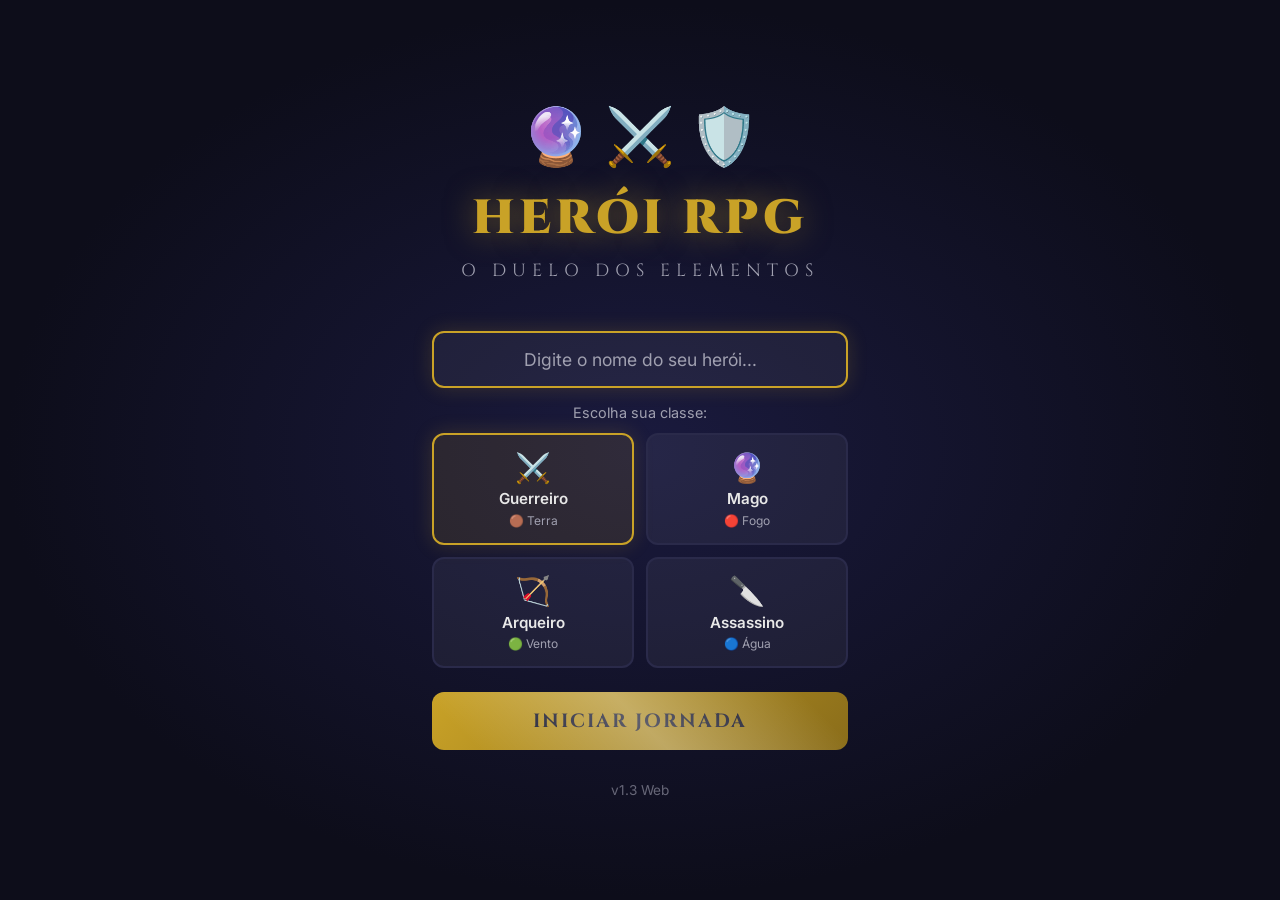
<file: index.html>
<!DOCTYPE html>
<html lang="pt-BR">
<head>
  <meta charset="UTF-8">
  <meta name="viewport" content="width=device-width, initial-scale=1.0, maximum-scale=1.0, user-scalable=no">
  <title>Herói RPG — O Duelo dos Elementos</title>
  <link rel="stylesheet" href="css/main.css">
  <link rel="stylesheet" href="css/animacoes.css">
  <link rel="stylesheet" href="css/painel.css">
  <link href="https://fonts.googleapis.com/css2?family=Cinzel:wght@400;700;900&family=Inter:wght@300;400;600&display=swap" rel="stylesheet">
</head>
<body>
  <div class="bg-particles" id="particles"></div>

  <!-- TELA DE LOGIN -->
  <section class="tela tela-login ativa" id="tela-login">
    <div class="login-container">
      <div class="emblema">🔮 ⚔️ 🛡️</div>
      <h1 class="titulo-principal">HERÓI RPG</h1>
      <p class="subtitulo">O Duelo dos Elementos</p>
      <div class="login-form">
        <input type="text" id="input-nome" placeholder="Digite o nome do seu herói..." maxlength="20">

        <p class="label-classe">Escolha sua classe:</p>
        <div class="grade-classes" id="grade-classes">
          <button class="card-classe selecionada" data-classe="guerreiro">
            <span class="card-classe-icone">⚔️</span>
            <span class="card-classe-nome">Guerreiro</span>
            <span class="card-classe-elemento">🟤 Terra</span>
          </button>
          <button class="card-classe" data-classe="mago">
            <span class="card-classe-icone">🔮</span>
            <span class="card-classe-nome">Mago</span>
            <span class="card-classe-elemento">🔴 Fogo</span>
          </button>
          <button class="card-classe" data-classe="arqueiro">
            <span class="card-classe-icone">🏹</span>
            <span class="card-classe-nome">Arqueiro</span>
            <span class="card-classe-elemento">🟢 Vento</span>
          </button>
          <button class="card-classe" data-classe="assassino">
            <span class="card-classe-icone">🔪</span>
            <span class="card-classe-nome">Assassino</span>
            <span class="card-classe-elemento">🔵 Água</span>
          </button>
        </div>

        <button class="btn-epico" id="btn-iniciar">
          <span class="btn-texto">Iniciar Jornada</span>
          <span class="btn-brilho"></span>
        </button>
      </div>
      <p class="versao">v1.3 Web</p>
    </div>
  </section>

  <!-- TELA PRINCIPAL DO JOGO -->
  <section class="tela tela-jogo" id="tela-jogo">
    <!-- Painel Superior: Status do Herói -->
    <header class="painel-status">
      <div class="status-esquerda">
        <div class="avatar-heroi" id="avatar-heroi">🧙‍♂️</div>
        <div class="info-heroi">
          <h2 class="nome-heroi" id="nome-heroi">Herói</h2>
          <div class="nivel-badge" id="nivel-badge">🟤 Ferro</div>
        </div>
      </div>
      <div class="status-centro">
        <div class="barra-xp-container">
          <div class="barra-xp-label">
            <span>XP</span>
            <span id="xp-texto">0 / 1000</span>
          </div>
          <div class="barra-xp-fundo">
            <div class="barra-xp-preenchimento" id="barra-xp" style="width: 0%"></div>
          </div>
        </div>
      </div>
      <div class="status-direita">
        <div class="stat-item">
          <span class="stat-icone">🏆</span>
          <span class="stat-valor" id="stat-vitorias">0</span>
        </div>
        <div class="stat-item">
          <span class="stat-icone">💀</span>
          <span class="stat-valor" id="stat-derrotas">0</span>
        </div>
        <div class="stat-item">
          <span class="stat-icone">🤝</span>
          <span class="stat-valor" id="stat-empates">0</span>
        </div>
      </div>
    </header>

    <!-- Barra de Chefão -->
    <div class="barra-chefao-container" id="barra-chefao-container">
      <div class="barra-chefao-label">
        <span>🐉 Próximo Chefão</span>
        <span id="chefao-contador">0 / 5 vitórias</span>
      </div>
      <div class="barra-chefao-fundo">
        <div class="barra-chefao-preenchimento" id="barra-chefao" style="width: 0%"></div>
      </div>
    </div>

    <!-- Área de Combate -->
    <main class="arena-combate">
      <!-- Lado do Herói -->
      <div class="lado-combate lado-heroi">
        <div class="cartao-combatente" id="cartao-heroi">
          <div class="combatente-nome" id="combatente-nome-heroi">Seu Herói</div>
          <div class="combatente-icone" id="icone-heroi">🧙‍♂️</div>
          <div class="combatente-item" id="item-heroi">?</div>
          <div class="barra-hp-container">
            <div class="barra-hp-label"><span>HP</span><span id="hp-texto-heroi">0/0</span></div>
            <div class="barra-hp-fundo"><div class="barra-hp-preenchimento" id="barra-hp-heroi" style="width:100%"></div></div>
          </div>
          <div class="barra-stamina-fundo"><div class="barra-stamina-preenchimento" id="barra-stamina-heroi" style="width:100%"></div></div>
        </div>
      </div>

      <!-- VS -->
      <div class="vs-divisor">
        <span class="vs-texto" id="vs-texto">VS</span>
        <div class="vs-raio"></div>
      </div>

      <!-- Lado do Inimigo -->
      <div class="lado-combate lado-inimigo">
        <div class="cartao-combatente" id="cartao-inimigo">
          <div class="combatente-nome" id="combatente-nome-inimigo">Computador</div>
          <div class="combatente-icone" id="icone-inimigo">👹</div>
          <span class="elemento-badge" id="elemento-badge-inimigo"></span>
          <div class="combatente-item" id="item-inimigo">?</div>
          <div class="barra-hp-container">
            <div class="barra-hp-label"><span>HP</span><span id="hp-texto-inimigo">0/0</span></div>
            <div class="barra-hp-fundo"><div class="barra-hp-preenchimento" id="barra-hp-inimigo" style="width:100%"></div></div>
          </div>
          <div class="barra-stamina-fundo"><div class="barra-stamina-preenchimento" id="barra-stamina-inimigo" style="width:100%"></div></div>
        </div>
      </div>
    </main>

    <!-- Resultado do Combate -->
    <div class="area-resultado" id="area-resultado">
      <div class="resultado-texto" id="resultado-texto">Escolha seu item para duelar!</div>
      <div class="resultado-xp" id="resultado-xp"></div>
    </div>

    <!-- Botões de Ação -->
    <nav class="botoes-acao">
      <button class="btn-item" data-item="1" id="btn-orbe">
        <span class="item-emoji">🔮</span>
        <span class="item-nome">Orbe Místico</span>
        <span class="item-dica">Vence Escudo</span>
      </button>
      <button class="btn-item" data-item="2" id="btn-espada">
        <span class="item-emoji">⚔️</span>
        <span class="item-nome">Espada</span>
        <span class="item-dica">Vence Orbe</span>
      </button>
      <button class="btn-item" data-item="3" id="btn-escudo">
        <span class="item-emoji">🛡️</span>
        <span class="item-nome">Escudo</span>
        <span class="item-dica">Vence Espada</span>
      </button>
    </nav>

    <!-- Rodapé -->
    <footer class="rodape-jogo">
      <button class="btn-secundario" id="btn-status">📊 Ver Status Completo</button>
      <button class="btn-secundario" id="btn-sair">🚪 Sair</button>
    </footer>
  </section>

  <!-- MODAL DE STATUS -->
  <div class="modal-overlay" id="modal-status">
    <div class="modal-conteudo">
      <button class="modal-fechar" id="modal-fechar">✕</button>
      <h2 class="modal-titulo">📊 Status do Herói</h2>
      <div class="modal-corpo" id="modal-corpo"></div>
      <div class="modal-acoes">
        <button class="btn-perigo" id="btn-reiniciar">🔄 Reiniciar Progresso</button>
      </div>
    </div>
  </div>

  <!-- NOTIFICAÇÃO LEVEL UP / CONQUISTA / CHEFÃO -->
  <div class="notificacao-levelup" id="notificacao-levelup">
    <div class="levelup-brilho" id="notif-icone">⭐</div>
    <div class="levelup-texto">
      <div class="levelup-titulo" id="notif-titulo">LEVEL UP!</div>
      <div class="levelup-nivel" id="notif-mensagem">Você alcançou o nível Ferro!</div>
    </div>
  </div>

  <script src="js/sound.js"></script>
  <script src="js/heroi.js"></script>
  <script src="js/jogo.js"></script>
  <script src="js/combate.js"></script>
  <script src="js/ui.js"></script>
  <script src="js/app.js"></script>
</body>
</html>
</file>
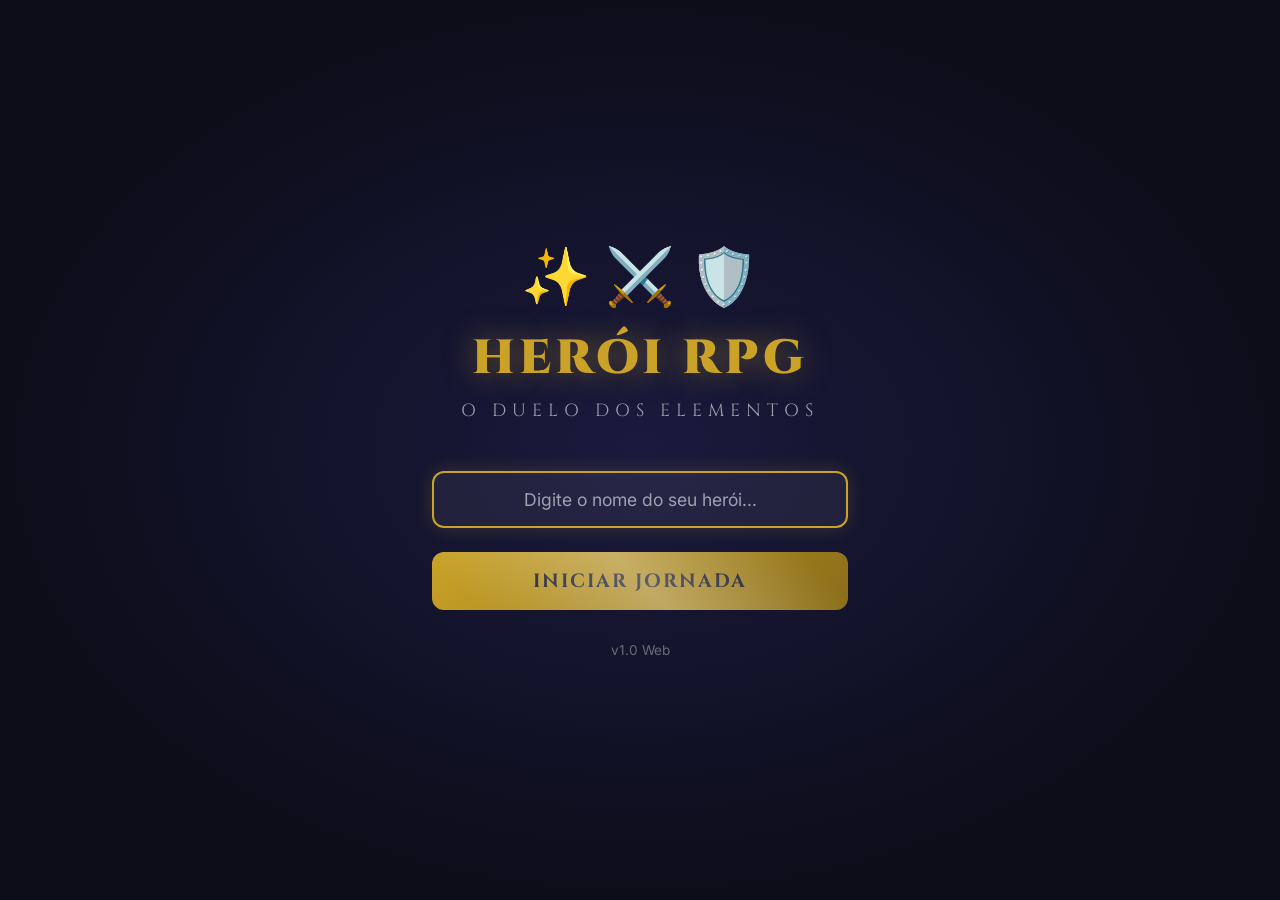
<file: heroi-rpg/index.html>
<!DOCTYPE html>
<html lang="pt-BR">
<head>
  <meta charset="UTF-8">
  <meta name="viewport" content="width=device-width, initial-scale=1.0">
  <title>Herói RPG — O Duelo dos Elementos</title>
  <link rel="stylesheet" href="css/main.css">
  <link rel="stylesheet" href="css/animacoes.css">
  <link rel="stylesheet" href="css/painel.css">
  <link href="https://fonts.googleapis.com/css2?family=Cinzel:wght@400;700;900&family=Inter:wght@300;400;600&display=swap" rel="stylesheet">
</head>
<body>
  <div class="bg-particles" id="particles"></div>

  <!-- TELA DE LOGIN -->
  <section class="tela tela-login ativa" id="tela-login">
    <div class="login-container">
      <div class="emblema">✨ ⚔️ 🛡️</div>
      <h1 class="titulo-principal">HERÓI RPG</h1>
      <p class="subtitulo">O Duelo dos Elementos</p>
      <div class="login-form">
        <input type="text" id="input-nome" placeholder="Digite o nome do seu herói..." maxlength="20">
        <button class="btn-epico" id="btn-iniciar">
          <span class="btn-texto">Iniciar Jornada</span>
          <span class="btn-brilho"></span>
        </button>
      </div>
      <p class="versao">v1.0 Web</p>
    </div>
  </section>

  <!-- TELA PRINCIPAL DO JOGO -->
  <section class="tela tela-jogo" id="tela-jogo">
    <!-- Painel Superior: Status do Herói -->
    <header class="painel-status">
      <div class="status-esquerda">
        <div class="avatar-heroi" id="avatar-heroi">🧙‍♂️</div>
        <div class="info-heroi">
          <h2 class="nome-heroi" id="nome-heroi">Herói</h2>
          <div class="nivel-badge" id="nivel-badge">🟤 Ferro</div>
        </div>
      </div>
      <div class="status-centro">
        <div class="barra-xp-container">
          <div class="barra-xp-label">
            <span>XP</span>
            <span id="xp-texto">0 / 1000</span>
          </div>
          <div class="barra-xp-fundo">
            <div class="barra-xp-preenchimento" id="barra-xp" style="width: 0%"></div>
          </div>
        </div>
      </div>
      <div class="status-direita">
        <div class="stat-item">
          <span class="stat-icone">🏆</span>
          <span class="stat-valor" id="stat-vitorias">0</span>
        </div>
        <div class="stat-item">
          <span class="stat-icone">💀</span>
          <span class="stat-valor" id="stat-derrotas">0</span>
        </div>
        <div class="stat-item">
          <span class="stat-icone">🤝</span>
          <span class="stat-valor" id="stat-empates">0</span>
        </div>
      </div>
    </header>

    <!-- Área de Combate -->
    <main class="arena-combate">
      <!-- Lado do Herói -->
      <div class="lado-combate lado-heroi">
        <div class="cartao-combatente" id="cartao-heroi">
          <div class="combatente-nome" id="combatente-nome-heroi">Seu Herói</div>
          <div class="combatente-icone" id="icone-heroi">🧙‍♂️</div>
          <div class="combatente-item" id="item-heroi">?</div>
        </div>
      </div>

      <!-- VS -->
      <div class="vs-divisor">
        <span class="vs-texto">VS</span>
        <div class="vs-raio"></div>
      </div>

      <!-- Lado do Inimigo -->
      <div class="lado-combate lado-inimigo">
        <div class="cartao-combatente" id="cartao-inimigo">
          <div class="combatente-nome" id="combatente-nome-inimigo">Computador</div>
          <div class="combatente-icone" id="icone-inimigo">👹</div>
          <div class="combatente-item" id="item-inimigo">?</div>
        </div>
      </div>
    </main>

    <!-- Resultado do Combate -->
    <div class="area-resultado" id="area-resultado">
      <div class="resultado-texto" id="resultado-texto">Escolha seu item para duelar!</div>
      <div class="resultado-xp" id="resultado-xp"></div>
    </div>

    <!-- Botões de Ação -->
    <nav class="botoes-acao">
      <button class="btn-item" data-item="1" id="btn-varinha">
        <span class="item-emoji">✨</span>
        <span class="item-nome">Varinha Mágica</span>
        <span class="item-dica">Vence Escudo</span>
      </button>
      <button class="btn-item" data-item="2" id="btn-espada">
        <span class="item-emoji">⚔️</span>
        <span class="item-nome">Espada</span>
        <span class="item-dica">Vence Varinha</span>
      </button>
      <button class="btn-item" data-item="3" id="btn-escudo">
        <span class="item-emoji">🛡️</span>
        <span class="item-nome">Escudo</span>
        <span class="item-dica">Vence Espada</span>
      </button>
    </nav>

    <!-- Rodapé -->
    <footer class="rodape-jogo">
      <button class="btn-secundario" id="btn-status">📊 Ver Status Completo</button>
      <button class="btn-secundario" id="btn-sair">🚪 Sair</button>
    </footer>
  </section>

  <!-- MODAL DE STATUS -->
  <div class="modal-overlay" id="modal-status">
    <div class="modal-conteudo">
      <button class="modal-fechar" id="modal-fechar">✕</button>
      <h2 class="modal-titulo">📊 Status do Herói</h2>
      <div class="modal-corpo" id="modal-corpo"></div>
    </div>
  </div>

  <!-- NOTIFICAÇÃO LEVEL UP -->
  <div class="notificacao-levelup" id="notificacao-levelup">
    <div class="levelup-brilho">⭐</div>
    <div class="levelup-texto">
      <div class="levelup-titulo">LEVEL UP!</div>
      <div class="levelup-nivel" id="levelup-nivel">Ferro → Bronze</div>
    </div>
  </div>

  <script src="js/heroi.js"></script>
  <script src="js/jogo.js"></script>
  <script src="js/ui.js"></script>
  <script src="js/app.js"></script>
</body>
</html>
</file>
<file: css/main.css>
/* ============================================
   HERÓI RPG — Tema Principal
   Estilo: RPG Medieval / Dark Fantasy
   ============================================ */

:root {
  --cor-fundo: #0d0d1a;
  --cor-fundo-card: #1a1a2e;
  --cor-fundo-card-hover: #252540;
  --cor-primaria: #c9a227;
  --cor-primaria-clara: #f0d878;
  --cor-primaria-escura: #8a6d1a;
  --cor-acento: #e74c3c;
  --cor-sucesso: #2ecc71;
  --cor-texto: #e8e8e8;
  --cor-texto-secundario: #a0a0b0;
  --cor-borda: #2a2a4a;
  --cor-borda-dourada: #c9a227;
  --sombra-dourada: 0 0 20px rgba(201, 162, 39, 0.3);
  --sombra-card: 0 8px 32px rgba(0, 0, 0, 0.4);
  --fonte-titulo: 'Cinzel', serif;
  --fonte-corpo: 'Inter', sans-serif;
  --transicao-padrao: all 0.3s cubic-bezier(0.4, 0, 0.2, 1);
}

* {
  margin: 0;
  padding: 0;
  box-sizing: border-box;
}

body {
  font-family: var(--fonte-corpo);
  background: var(--cor-fundo);
  color: var(--cor-texto);
  min-height: 100vh;
  overflow-x: hidden;
  position: relative;
}

/* Partículas de fundo */
.bg-particles {
  position: fixed;
  top: 0;
  left: 0;
  width: 100%;
  height: 100%;
  pointer-events: none;
  z-index: 0;
  overflow: hidden;
}

.particle {
  position: absolute;
  width: 3px;
  height: 3px;
  background: var(--cor-primaria);
  border-radius: 50%;
  opacity: 0;
  animation: flutuar 8s infinite ease-in-out;
}

@keyframes flutuar {
  0%, 100% { opacity: 0; transform: translateY(100vh) scale(0); }
  10% { opacity: 0.6; }
  90% { opacity: 0.6; }
  100% { opacity: 0; transform: translateY(-10vh) scale(1); }
}

/* ============================================
   TELAS
   ============================================ */

.tela {
  display: none;
  min-height: 100vh;
  position: relative;
  z-index: 1;
}

.tela.ativa {
  display: flex;
  flex-direction: column;
}

/* ============================================
   TELA DE LOGIN
   ============================================ */

.tela-login {
  align-items: center;
  justify-content: center;
  background: radial-gradient(ellipse at center, #1a1a3e 0%, #0d0d1a 70%);
}

.login-container {
  text-align: center;
  padding: 3rem 2rem;
  max-width: 480px;
  width: 90%;
}

.emblema {
  font-size: 3.5rem;
  margin-bottom: 1rem;
  animation: pulsar 2s infinite ease-in-out;
}

@keyframes pulsar {
  0%, 100% { transform: scale(1); }
  50% { transform: scale(1.1); }
}

.titulo-principal {
  font-family: var(--fonte-titulo);
  font-size: 3rem;
  font-weight: 900;
  color: var(--cor-primaria);
  text-shadow: 0 0 30px rgba(201, 162, 39, 0.5);
  letter-spacing: 4px;
  margin-bottom: 0.5rem;
}

.subtitulo {
  font-family: var(--fonte-titulo);
  font-size: 1.1rem;
  color: var(--cor-texto-secundario);
  letter-spacing: 6px;
  text-transform: uppercase;
  margin-bottom: 3rem;
}

.login-form {
  display: flex;
  flex-direction: column;
  gap: 1.5rem;
}

#input-nome {
  background: rgba(255, 255, 255, 0.05);
  border: 2px solid var(--cor-borda);
  border-radius: 12px;
  padding: 1rem 1.5rem;
  color: var(--cor-texto);
  font-size: 1.1rem;
  font-family: var(--fonte-corpo);
  text-align: center;
  transition: var(--transicao-padrao);
  outline: none;
}

#input-nome:focus {
  border-color: var(--cor-primaria);
  box-shadow: 0 0 20px rgba(201, 162, 39, 0.2);
}

#input-nome::placeholder {
  color: var(--cor-texto-secundario);
}

/* Seleção de Classe */
.label-classe {
  color: var(--cor-texto-secundario);
  font-size: 0.9rem;
  text-align: center;
  margin: -0.5rem 0 -0.75rem;
}

.grade-classes {
  display: grid;
  grid-template-columns: repeat(2, 1fr);
  gap: 0.75rem;
}

.card-classe {
  background: rgba(255, 255, 255, 0.05);
  border: 2px solid var(--cor-borda);
  border-radius: 12px;
  padding: 0.9rem 0.5rem;
  display: flex;
  flex-direction: column;
  align-items: center;
  gap: 0.3rem;
  cursor: pointer;
  transition: var(--transicao-padrao);
  font-family: var(--fonte-corpo);
}

.card-classe:hover {
  border-color: var(--cor-primaria);
  transform: translateY(-3px);
}

.card-classe.selecionada {
  border-color: var(--cor-primaria);
  background: rgba(201, 162, 39, 0.12);
  box-shadow: 0 0 20px rgba(201, 162, 39, 0.2);
}

.card-classe-icone {
  font-size: 1.8rem;
}

.card-classe-nome {
  color: var(--cor-texto);
  font-weight: 600;
  font-size: 0.95rem;
}

.card-classe-elemento {
  color: var(--cor-texto-secundario);
  font-size: 0.75rem;
}

/* Botão Épico */
.btn-epico {
  position: relative;
  background: linear-gradient(135deg, var(--cor-primaria) 0%, var(--cor-primaria-escura) 100%);
  border: none;
  border-radius: 12px;
  padding: 1rem 2rem;
  color: #1a1a2e;
  font-family: var(--fonte-titulo);
  font-size: 1.2rem;
  font-weight: 700;
  letter-spacing: 2px;
  cursor: pointer;
  overflow: hidden;
  transition: var(--transicao-padrao);
  text-transform: uppercase;
}

.btn-epico:hover {
  transform: translateY(-2px);
  box-shadow: var(--sombra-dourada);
}

.btn-epico:active {
  transform: translateY(0);
}

.btn-brilho {
  position: absolute;
  top: -50%;
  left: -50%;
  width: 200%;
  height: 200%;
  background: linear-gradient(
    45deg,
    transparent 30%,
    rgba(255, 255, 255, 0.3) 50%,
    transparent 70%
  );
  animation: brilho 3s infinite;
}

@keyframes brilho {
  0% { transform: translateX(-100%) rotate(45deg); }
  100% { transform: translateX(100%) rotate(45deg); }
}

.versao {
  margin-top: 2rem;
  color: var(--cor-texto-secundario);
  font-size: 0.85rem;
  opacity: 0.6;
}

/* ============================================
   TELA DO JOGO — Painel de Status
   ============================================ */

.painel-status {
  display: flex;
  align-items: center;
  justify-content: space-between;
  padding: 1rem 2rem;
  background: linear-gradient(180deg, rgba(26, 26, 46, 0.95) 0%, rgba(13, 13, 26, 0.9) 100%);
  border-bottom: 2px solid var(--cor-borda-dourada);
  backdrop-filter: blur(10px);
  position: sticky;
  top: 0;
  z-index: 10;
  gap: 1.5rem;
  flex-wrap: wrap;
}

.status-esquerda {
  display: flex;
  align-items: center;
  gap: 1rem;
}

.avatar-heroi {
  width: 50px;
  height: 50px;
  border-radius: 50%;
  background: linear-gradient(135deg, var(--cor-primaria), var(--cor-primaria-escura));
  display: flex;
  align-items: center;
  justify-content: center;
  font-size: 1.8rem;
  border: 2px solid var(--cor-primaria-clara);
  box-shadow: var(--sombra-dourada);
}

.info-heroi {
  display: flex;
  flex-direction: column;
  gap: 0.25rem;
}

.nome-heroi {
  font-family: var(--fonte-titulo);
  font-size: 1.3rem;
  color: var(--cor-primaria-clara);
  margin: 0;
}

.nivel-badge {
  display: inline-block;
  background: rgba(201, 162, 39, 0.15);
  border: 1px solid var(--cor-primaria);
  border-radius: 20px;
  padding: 0.2rem 0.8rem;
  font-size: 0.8rem;
  color: var(--cor-primaria);
  font-weight: 600;
  width: fit-content;
}

/* Barra de XP */
.status-centro {
  flex: 1;
  min-width: 200px;
  max-width: 400px;
}

.barra-xp-container {
  width: 100%;
}

.barra-xp-label {
  display: flex;
  justify-content: space-between;
  font-size: 0.8rem;
  color: var(--cor-texto-secundario);
  margin-bottom: 0.4rem;
}

.barra-xp-fundo {
  width: 100%;
  height: 10px;
  background: rgba(255, 255, 255, 0.08);
  border-radius: 5px;
  overflow: hidden;
  border: 1px solid var(--cor-borda);
}

.barra-xp-preenchimento {
  height: 100%;
  background: linear-gradient(90deg, var(--cor-primaria-escura), var(--cor-primaria), var(--cor-primaria-clara));
  border-radius: 5px;
  transition: width 0.8s cubic-bezier(0.4, 0, 0.2, 1);
  box-shadow: 0 0 10px rgba(201, 162, 39, 0.4);
}

/* Stats direita */
.status-direita {
  display: flex;
  gap: 1.2rem;
}

.stat-item {
  display: flex;
  flex-direction: column;
  align-items: center;
  gap: 0.2rem;
}

.stat-icone {
  font-size: 1.3rem;
}

.stat-valor {
  font-family: var(--fonte-titulo);
  font-size: 1.1rem;
  font-weight: 700;
  color: var(--cor-primaria-clara);
}

/* ============================================
   ARENA DE COMBATE
   ============================================ */

.arena-combate {
  display: flex;
  align-items: center;
  justify-content: center;
  gap: 2rem;
  padding: 3rem 2rem;
  flex: 1;
  min-height: 300px;
}

.lado-combate {
  flex: 1;
  display: flex;
  justify-content: center;
  max-width: 280px;
}

.cartao-combatente {
  background: var(--cor-fundo-card);
  border: 2px solid var(--cor-borda);
  border-radius: 20px;
  padding: 2rem;
  text-align: center;
  width: 100%;
  transition: var(--transicao-padrao);
  box-shadow: var(--sombra-card);
}

.cartao-combatente:hover {
  border-color: var(--cor-primaria);
  transform: translateY(-5px);
}

.combatente-nome {
  font-family: var(--fonte-titulo);
  font-size: 0.9rem;
  color: var(--cor-texto-secundario);
  margin-bottom: 1rem;
  letter-spacing: 2px;
  text-transform: uppercase;
}

.combatente-icone {
  font-size: 4rem;
  margin-bottom: 1rem;
  filter: drop-shadow(0 0 15px rgba(201, 162, 39, 0.3));
}

.combatente-item {
  font-size: 3rem;
  min-height: 60px;
  display: flex;
  align-items: center;
  justify-content: center;
  background: rgba(0, 0, 0, 0.3);
  border-radius: 12px;
  border: 1px dashed var(--cor-borda);
  color: var(--cor-texto-secundario);
  transition: var(--transicao-padrao);
}

.combatente-item.revelado {
  border-style: solid;
  border-color: var(--cor-primaria);
  background: rgba(201, 162, 39, 0.1);
  color: var(--cor-texto);
}

/* Barra de HP */
.barra-hp-container {
  margin-top: 1rem;
}

.barra-hp-label {
  display: flex;
  justify-content: space-between;
  font-size: 0.75rem;
  color: var(--cor-texto-secundario);
  margin-bottom: 0.3rem;
}

.barra-hp-fundo {
  width: 100%;
  height: 12px;
  background: rgba(255, 255, 255, 0.08);
  border-radius: 6px;
  overflow: hidden;
  border: 1px solid var(--cor-borda);
}

.barra-hp-preenchimento {
  height: 100%;
  background: linear-gradient(90deg, var(--cor-sucesso), #7de89a);
  border-radius: 6px;
  transition: width 0.5s ease-out, background 0.4s ease-out;
}

.barra-hp-preenchimento.hp-medio {
  background: linear-gradient(90deg, #e6b800, #f4d35e);
}

.barra-hp-preenchimento.hp-baixo {
  background: linear-gradient(90deg, var(--cor-acento), #ff8577);
}

/* Barra de Stamina */
.barra-stamina-fundo {
  width: 100%;
  height: 6px;
  margin-top: 0.4rem;
  background: rgba(255, 255, 255, 0.08);
  border-radius: 3px;
  overflow: hidden;
  border: 1px solid var(--cor-borda);
}

.barra-stamina-preenchimento {
  height: 100%;
  background: linear-gradient(90deg, #2980b9, #6ec6ff);
  border-radius: 3px;
  transition: width 0.4s ease-out;
}

/* Selo de elemento do inimigo */
.elemento-badge {
  display: inline-block;
  font-size: 1.1rem;
  margin-top: -0.3rem;
  margin-bottom: 0.5rem;
}

/* VS */
.vs-divisor {
  position: relative;
  display: flex;
  align-items: center;
  justify-content: center;
  width: 80px;
  height: 80px;
}

.vs-texto {
  font-family: var(--fonte-titulo);
  font-size: 1.8rem;
  font-weight: 900;
  color: var(--cor-primaria);
  z-index: 2;
  text-shadow: 0 0 20px rgba(201, 162, 39, 0.6);
}

.vs-raio {
  position: absolute;
  width: 100%;
  height: 100%;
  border: 2px solid var(--cor-primaria);
  border-radius: 50%;
  animation: raio-pulsar 2s infinite ease-in-out;
}

@keyframes raio-pulsar {
  0%, 100% { transform: scale(1); opacity: 0.5; }
  50% { transform: scale(1.3); opacity: 0; }
}

/* ============================================
   ÁREA DE RESULTADO
   ============================================ */

.area-resultado {
  text-align: center;
  padding: 1.5rem 2rem;
  min-height: 100px;
  display: flex;
  flex-direction: column;
  align-items: center;
  justify-content: center;
  gap: 0.5rem;
}

.resultado-texto {
  font-family: var(--fonte-titulo);
  font-size: 1.4rem;
  color: var(--cor-texto);
  text-shadow: 0 2px 10px rgba(0, 0, 0, 0.5);
}

.resultado-xp {
  font-size: 1rem;
  color: var(--cor-primaria);
  font-weight: 600;
  opacity: 0;
  transform: translateY(10px);
  transition: all 0.5s ease;
}

.resultado-xp.mostrar {
  opacity: 1;
  transform: translateY(0);
}

/* ============================================
   BOTÕES DE AÇÃO
   ============================================ */

.botoes-acao {
  display: flex;
  justify-content: center;
  gap: 1.5rem;
  padding: 1rem 2rem 2rem;
  flex-wrap: wrap;
}

.btn-item {
  background: var(--cor-fundo-card);
  border: 2px solid var(--cor-borda);
  border-radius: 16px;
  padding: 1.5rem 2rem;
  min-width: 160px;
  cursor: pointer;
  display: flex;
  flex-direction: column;
  align-items: center;
  gap: 0.5rem;
  transition: var(--transicao-padrao);
  color: var(--cor-texto);
  font-family: var(--fonte-corpo);
}

.btn-item:hover {
  border-color: var(--cor-primaria);
  background: var(--cor-fundo-card-hover);
  transform: translateY(-5px) scale(1.02);
  box-shadow: 0 10px 30px rgba(201, 162, 39, 0.2);
}

.btn-item:active {
  transform: translateY(-2px) scale(0.98);
}

.btn-item:disabled {
  opacity: 0.4;
  cursor: not-allowed;
  transform: none;
}

.item-emoji {
  font-size: 2.5rem;
}

.item-nome {
  font-family: var(--fonte-titulo);
  font-size: 1rem;
  font-weight: 700;
  color: var(--cor-primaria-clara);
}

.item-dica {
  font-size: 0.75rem;
  color: var(--cor-texto-secundario);
}

/* ============================================
   RODAPÉ
   ============================================ */

.rodape-jogo {
  display: flex;
  justify-content: center;
  gap: 1rem;
  padding: 1rem 2rem 2rem;
}

.btn-secundario {
  background: transparent;
  border: 1px solid var(--cor-borda);
  border-radius: 8px;
  padding: 0.6rem 1.2rem;
  color: var(--cor-texto-secundario);
  font-family: var(--fonte-corpo);
  font-size: 0.9rem;
  cursor: pointer;
  transition: var(--transicao-padrao);
}

.btn-secundario:hover {
  border-color: var(--cor-primaria);
  color: var(--cor-primaria);
}

/* ============================================
   RESPONSIVO
   ============================================ */

@media (max-width: 768px) {
  .titulo-principal {
    font-size: 2rem;
  }

  .painel-status {
    flex-direction: column;
    gap: 1rem;
    padding: 1rem;
  }

  .status-centro {
    width: 100%;
    max-width: none;
  }

  .arena-combate {
    flex-direction: column;
    gap: 1rem;
    padding: 2rem 1rem;
  }

  .vs-divisor {
    transform: rotate(90deg);
    margin: 0.5rem 0;
  }

  .botoes-acao {
    flex-direction: column;
    align-items: center;
  }

  .btn-item {
    width: 100%;
    max-width: 280px;
  }
}
</file>
<file: css/animacoes.css>
/* ============================================
   HERÓI RPG — Animações de Combate
   ============================================ */

/* ============================================
   ANIMAÇÕES DOS CARTÕES
   ============================================ */

/* Shake (vibração) */
@keyframes shake {
  0%, 100% { transform: translateX(0); }
  10% { transform: translateX(-8px) rotate(-2deg); }
  20% { transform: translateX(8px) rotate(2deg); }
  30% { transform: translateX(-6px) rotate(-1deg); }
  40% { transform: translateX(6px) rotate(1deg); }
  50% { transform: translateX(-4px); }
  60% { transform: translateX(4px); }
  70% { transform: translateX(-2px); }
  80% { transform: translateX(2px); }
  90% { transform: translateX(-1px); }
}

.shake {
  animation: shake 0.6s ease-in-out;
}

/* Glow dourado (vitória) */
@keyframes glow-dourado {
  0%, 100% { 
    box-shadow: 0 0 20px rgba(201, 162, 39, 0.3);
    border-color: var(--cor-primaria);
  }
  50% { 
    box-shadow: 0 0 50px rgba(201, 162, 39, 0.8), 0 0 100px rgba(201, 162, 39, 0.4);
    border-color: var(--cor-primaria-clara);
  }
}

.glow-vitoria {
  animation: glow-dourado 1s ease-in-out 3;
}

/* Glow vermelho (derrota) */
@keyframes glow-vermelho {
  0%, 100% { 
    box-shadow: 0 0 20px rgba(231, 76, 60, 0.3);
    border-color: var(--cor-acento);
  }
  50% { 
    box-shadow: 0 0 50px rgba(231, 76, 60, 0.8), 0 0 100px rgba(231, 76, 60, 0.4);
    border-color: #ff6b6b;
  }
}

.glow-derrota {
  animation: glow-vermelho 1s ease-in-out 3;
}

/* Glow azul (empate) */
@keyframes glow-azul {
  0%, 100% { 
    box-shadow: 0 0 20px rgba(100, 149, 237, 0.3);
    border-color: #6495ed;
  }
  50% { 
    box-shadow: 0 0 50px rgba(100, 149, 237, 0.8), 0 0 100px rgba(100, 149, 237, 0.4);
    border-color: #87ceeb;
  }
}

.glow-empate {
  animation: glow-azul 1s ease-in-out 3;
}

/* ============================================
   ANIMAÇÃO DE REVELAÇÃO
   ============================================ */

@keyframes flip-revelar {
  0% { transform: rotateY(0deg) scale(1); }
  50% { transform: rotateY(90deg) scale(1.1); }
  100% { transform: rotateY(0deg) scale(1); }
}

.flip-revelar {
  animation: flip-revelar 0.6s ease-in-out;
}

/* ============================================
   ANIMAÇÃO DE ATAQUE
   ============================================ */

@keyframes ataque-direita {
  0% { transform: translateX(0); }
  30% { transform: translateX(30px) scale(1.05); }
  60% { transform: translateX(-10px); }
  100% { transform: translateX(0); }
}

@keyframes ataque-esquerda {
  0% { transform: translateX(0); }
  30% { transform: translateX(-30px) scale(1.05); }
  60% { transform: translateX(10px); }
  100% { transform: translateX(0); }
}

.ataque-heroi {
  animation: ataque-direita 0.5s ease-in-out;
}

.ataque-inimigo {
  animation: ataque-esquerda 0.5s ease-in-out;
}

/* ============================================
   ANIMAÇÃO DE DANO
   ============================================ */

@keyframes dano-flash {
  0%, 100% { filter: brightness(1); }
  25% { filter: brightness(2) sepia(1) hue-rotate(-50deg) saturate(3); }
  50% { filter: brightness(1.5) sepia(1) hue-rotate(-50deg) saturate(2); }
  75% { filter: brightness(2) sepia(1) hue-rotate(-50deg) saturate(3); }
}

.dano-recebido {
  animation: dano-flash 0.4s ease-in-out;
}

/* ============================================
   ANIMAÇÃO DE PULSO (LEVEL UP)
   ============================================ */

@keyframes pulso-escala {
  0%, 100% { transform: scale(1); }
  50% { transform: scale(1.15); }
}

.pulso-escala {
  animation: pulso-escala 0.5s ease-in-out 2;
}

/* ============================================
   ANIMAÇÃO DE ENTRADA
   ============================================ */

@keyframes slide-up {
  0% { 
    opacity: 0; 
    transform: translateY(30px); 
  }
  100% { 
    opacity: 1; 
    transform: translateY(0); 
  }
}

.slide-up {
  animation: slide-up 0.5s ease-out forwards;
}

@keyframes fade-in {
  0% { opacity: 0; }
  100% { opacity: 1; }
}

.fade-in {
  animation: fade-in 0.5s ease-out forwards;
}

/* ============================================
   ANIMAÇÃO DE CONTAGEM XP
   ============================================ */

@keyframes xp-flutuar {
  0% { 
    opacity: 1; 
    transform: translateY(0) scale(1); 
  }
  100% { 
    opacity: 0; 
    transform: translateY(-40px) scale(1.3); 
  }
}

.xp-flutuar {
  position: absolute;
  color: var(--cor-primaria);
  font-family: var(--fonte-titulo);
  font-weight: 700;
  font-size: 1.5rem;
  pointer-events: none;
  animation: xp-flutuar 1.5s ease-out forwards;
  text-shadow: 0 0 10px rgba(201, 162, 39, 0.8);
}

/* ============================================
   ANIMAÇÃO DE LOADING / PROCESSANDO
   ============================================ */

@keyframes processando-pulso {
  0%, 100% { opacity: 0.4; }
  50% { opacity: 1; }
}

.processando {
  animation: processando-pulso 0.8s ease-in-out infinite;
}

/* ============================================
   ANIMAÇÃO DE STREAK
   ============================================ */

@keyframes fogo-streak {
  0%, 100% { 
    text-shadow: 0 0 10px rgba(255, 100, 0, 0.5), 0 0 20px rgba(255, 50, 0, 0.3);
  }
  50% { 
    text-shadow: 0 0 20px rgba(255, 100, 0, 0.8), 0 0 40px rgba(255, 50, 0, 0.5), 0 0 60px rgba(255, 0, 0, 0.3);
  }
}

.streak-ativo {
  animation: fogo-streak 1s ease-in-out infinite;
}
</file>
<file: css/painel.css>
/* ============================================
   HERÓI RPG — Painel, Modal, Notificações e Barra de Chefão
   ============================================ */

/* ============================================
   BARRA DE CHEFÃO
   ============================================ */

.barra-chefao-container {
  padding: 0.6rem 2rem;
  background: linear-gradient(180deg, rgba(26, 26, 46, 0.9) 0%, rgba(13, 13, 26, 0.8) 100%);
  border-bottom: 1px solid var(--cor-borda);
}

.barra-chefao-label {
  display: flex;
  justify-content: space-between;
  font-size: 0.75rem;
  color: var(--cor-texto-secundario);
  margin-bottom: 0.3rem;
  font-family: var(--fonte-titulo);
  letter-spacing: 1px;
}

.barra-chefao-fundo {
  width: 100%;
  height: 8px;
  background: rgba(255, 255, 255, 0.05);
  border-radius: 4px;
  overflow: hidden;
  border: 1px solid var(--cor-borda);
}

.barra-chefao-preenchimento {
  height: 100%;
  background: linear-gradient(90deg, #8a1c1c, #e74c3c, #ff6b6b);
  border-radius: 4px;
  transition: width 0.6s cubic-bezier(0.4, 0, 0.2, 1);
  box-shadow: 0 0 10px rgba(231, 76, 60, 0.4);
}

.barra-chefao-container.chefao-ativo {
  background: linear-gradient(180deg, rgba(60, 20, 20, 0.9) 0%, rgba(30, 10, 10, 0.8) 100%);
  border-bottom: 1px solid rgba(231, 76, 60, 0.5);
  animation: pulsar-chefao 2s ease-in-out infinite;
}

@keyframes pulsar-chefao {
  0%, 100% { box-shadow: inset 0 0 20px rgba(231, 76, 60, 0.1); }
  50% { box-shadow: inset 0 0 40px rgba(231, 76, 60, 0.3); }
}

/* ============================================
   MODAL DE STATUS
   ============================================ */

.modal-overlay {
  display: none;
  position: fixed;
  top: 0;
  left: 0;
  width: 100%;
  height: 100%;
  background: rgba(0, 0, 0, 0.85);
  backdrop-filter: blur(8px);
  z-index: 100;
  align-items: center;
  justify-content: center;
  padding: 1rem;
  overflow-y: auto;
  -webkit-overflow-scrolling: touch;
}

.modal-overlay.ativo {
  display: flex;
  animation: fade-in 0.3s ease-out;
}

.modal-conteudo {
  background: linear-gradient(180deg, #1a1a3e 0%, #0d0d1a 100%);
  border: 2px solid var(--cor-primaria);
  border-radius: 20px;
  padding: 1.5rem;
  max-width: 480px;
  width: 100%;
  max-height: 85vh;
  overflow-y: auto;
  position: relative;
  box-shadow: 0 0 60px rgba(201, 162, 39, 0.3), var(--sombra-card);
  animation: slide-up 0.4s ease-out;
  -webkit-overflow-scrolling: touch;
}

.modal-conteudo::-webkit-scrollbar {
  width: 6px;
}

.modal-conteudo::-webkit-scrollbar-track {
  background: rgba(255, 255, 255, 0.03);
  border-radius: 3px;
}

.modal-conteudo::-webkit-scrollbar-thumb {
  background: var(--cor-primaria-escura);
  border-radius: 3px;
}

.modal-conteudo::-webkit-scrollbar-thumb:hover {
  background: var(--cor-primaria);
}

.modal-fechar {
  position: absolute;
  top: 0.8rem;
  right: 0.8rem;
  background: none;
  border: none;
  color: var(--cor-texto-secundario);
  font-size: 1.3rem;
  cursor: pointer;
  width: 32px;
  height: 32px;
  border-radius: 50%;
  display: flex;
  align-items: center;
  justify-content: center;
  transition: var(--transicao-padrao);
  z-index: 2;
}

.modal-fechar:hover {
  background: rgba(231, 76, 60, 0.2);
  color: var(--cor-acento);
}

.modal-titulo {
  font-family: var(--fonte-titulo);
  font-size: 1.3rem;
  color: var(--cor-primaria);
  text-align: center;
  margin-bottom: 1.2rem;
  text-shadow: 0 0 15px rgba(201, 162, 39, 0.4);
  padding-right: 2rem;
}

/* Corpo do modal */
.modal-corpo {
  display: flex;
  flex-direction: column;
  gap: 0.7rem;
}

.status-linha {
  display: flex;
  justify-content: space-between;
  align-items: center;
  padding: 0.7rem 0.9rem;
  background: rgba(255, 255, 255, 0.03);
  border-radius: 10px;
  border: 1px solid var(--cor-borda);
  transition: var(--transicao-padrao);
}

.status-linha:hover {
  background: rgba(255, 255, 255, 0.06);
  border-color: var(--cor-primaria);
}

.status-label {
  color: var(--cor-texto-secundario);
  font-size: 0.9rem;
  display: flex;
  align-items: center;
  gap: 0.5rem;
}

.status-valor {
  font-family: var(--fonte-titulo);
  font-weight: 700;
  color: var(--cor-primaria-clara);
  font-size: 1rem;
}

.status-valor.destaque {
  color: var(--cor-sucesso);
  text-shadow: 0 0 10px rgba(46, 204, 113, 0.4);
}

.status-valor.negativo {
  color: var(--cor-acento);
}

/* Barra de progresso no modal */
.status-progresso {
  margin-top: 0.4rem;
  padding: 0 0.2rem;
}

.status-progresso-label {
  display: flex;
  justify-content: space-between;
  font-size: 0.75rem;
  color: var(--cor-texto-secundario);
  margin-bottom: 0.3rem;
}

.status-progresso-barra {
  width: 100%;
  height: 8px;
  background: rgba(255, 255, 255, 0.05);
  border-radius: 4px;
  overflow: hidden;
}

.status-progresso-preenchimento {
  height: 100%;
  background: linear-gradient(90deg, var(--cor-primaria-escura), var(--cor-primaria));
  border-radius: 4px;
  transition: width 0.8s ease;
}

/* Ações do modal */
.modal-acoes {
  margin-top: 1.2rem;
  padding-top: 1rem;
  border-top: 1px solid var(--cor-borda);
  display: flex;
  justify-content: center;
}

/* Botão de reiniciar */
.btn-perigo {
  background: linear-gradient(135deg, rgba(231, 76, 60, 0.2), rgba(192, 57, 43, 0.2));
  border: 1px solid var(--cor-acento);
  border-radius: 10px;
  padding: 0.7rem 1.5rem;
  color: #ff6b6b;
  font-family: var(--fonte-corpo);
  font-size: 0.9rem;
  font-weight: 600;
  cursor: pointer;
  transition: var(--transicao-padrao);
  display: flex;
  align-items: center;
  gap: 0.5rem;
}

.btn-perigo:hover {
  background: linear-gradient(135deg, rgba(231, 76, 60, 0.4), rgba(192, 57, 43, 0.4));
  transform: translateY(-2px);
  box-shadow: 0 5px 20px rgba(231, 76, 60, 0.3);
}

.btn-perigo:active {
  transform: translateY(0);
}

/* ============================================
   NOTIFICAÇÃO GENÉRICA (Level Up / Conquista / Chefão)
   ============================================ */

.notificacao-levelup {
  display: none;
  position: fixed;
  top: 50%;
  left: 50%;
  transform: translate(-50%, -50%);
  z-index: 200;
  text-align: center;
  pointer-events: none;
}

.notificacao-levelup.ativo {
  display: flex;
  flex-direction: column;
  align-items: center;
  gap: 1rem;
  animation: levelup-entrada 0.6s ease-out, levelup-saida 0.6s ease-in 2.5s forwards;
}

@keyframes levelup-entrada {
  0% { opacity: 0; transform: translate(-50%, -50%) scale(0.3); }
  60% { opacity: 1; transform: translate(-50%, -50%) scale(1.1); }
  100% { transform: translate(-50%, -50%) scale(1); }
}

@keyframes levelup-saida {
  0% { opacity: 1; transform: translate(-50%, -50%) scale(1); }
  100% { opacity: 0; transform: translate(-50%, -50%) scale(0.5); }
}

.levelup-brilho {
  font-size: 4rem;
  animation: pulsar 1s ease-in-out infinite;
  filter: drop-shadow(0 0 30px rgba(201, 162, 39, 0.8));
}

.levelup-texto {
  background: linear-gradient(180deg, rgba(26, 26, 46, 0.95) 0%, rgba(13, 13, 26, 0.95) 100%);
  border: 2px solid var(--cor-primaria);
  border-radius: 16px;
  padding: 1.2rem 2rem;
  box-shadow: 0 0 60px rgba(201, 162, 39, 0.4);
}

.levelup-titulo {
  font-family: var(--fonte-titulo);
  font-size: 1.6rem;
  font-weight: 900;
  color: var(--cor-primaria);
  text-shadow: 0 0 20px rgba(201, 162, 39, 0.6);
  letter-spacing: 4px;
}

.levelup-nivel {
  font-family: var(--fonte-titulo);
  font-size: 1rem;
  color: var(--cor-primaria-clara);
  margin-top: 0.4rem;
}

/* Overlay escuro durante notificação */
.notificacao-levelup.ativo::before {
  content: '';
  position: fixed;
  top: 0;
  left: 0;
  width: 100%;
  height: 100%;
  background: rgba(0, 0, 0, 0.6);
  z-index: -1;
}

/* ============================================
   TOAST / NOTIFICAÇÕES RÁPIDAS
   ============================================ */

.toast-container {
  position: fixed;
  top: 1rem;
  right: 1rem;
  z-index: 150;
  display: flex;
  flex-direction: column;
  gap: 0.5rem;
}

.toast {
  background: var(--cor-fundo-card);
  border: 1px solid var(--cor-borda);
  border-radius: 10px;
  padding: 1rem 1.5rem;
  color: var(--cor-texto);
  font-size: 0.95rem;
  box-shadow: var(--sombra-card);
  animation: toast-entrada 0.4s ease-out, toast-saida 0.4s ease-in 3s forwards;
  max-width: 320px;
}

.toast.sucesso {
  border-color: var(--cor-sucesso);
  border-left: 4px solid var(--cor-sucesso);
}

.toast.erro {
  border-color: var(--cor-acento);
  border-left: 4px solid var(--cor-acento);
}

.toast.info {
  border-color: var(--cor-primaria);
  border-left: 4px solid var(--cor-primaria);
}

@keyframes toast-entrada {
  0% { opacity: 0; transform: translateX(100px); }
  100% { opacity: 1; transform: translateX(0); }
}

@keyframes toast-saida {
  0% { opacity: 1; transform: translateX(0); }
  100% { opacity: 0; transform: translateX(100px); }
}

/* ============================================
   INDICADOR DE STREAK
   ============================================ */

.streak-indicator {
  display: none;
  align-items: center;
  gap: 0.5rem;
  background: linear-gradient(135deg, rgba(231, 76, 60, 0.2), rgba(255, 100, 0, 0.2));
  border: 1px solid rgba(231, 76, 60, 0.5);
  border-radius: 20px;
  padding: 0.4rem 1rem;
  font-family: var(--fonte-titulo);
  font-size: 0.85rem;
  color: #ff8c00;
  animation: fogo-streak 1s ease-in-out infinite;
}

.streak-indicator.ativo {
  display: flex;
}

.streak-fogo {
  font-size: 1.2rem;
}

.streak-texto {
  font-weight: 700;
}

/* ============================================
   RESPONSIVO DO MODAL E BARRA DE CHEFÃO
   ============================================ */

@media (max-width: 480px) {
  .modal-overlay {
    padding: 0.5rem;
    align-items: flex-start;
    padding-top: 2rem;
  }

  .modal-conteudo {
    max-height: 90vh;
    padding: 1.2rem 1rem;
    border-radius: 16px;
  }

  .modal-titulo {
    font-size: 1.1rem;
    margin-bottom: 1rem;
  }

  .status-linha {
    padding: 0.6rem 0.7rem;
  }

  .status-label {
    font-size: 0.85rem;
  }

  .status-valor {
    font-size: 0.95rem;
  }

  .levelup-brilho {
    font-size: 3rem;
  }

  .levelup-titulo {
    font-size: 1.3rem;
  }

  .levelup-nivel {
    font-size: 0.9rem;
  }

  .barra-chefao-container {
    padding: 0.5rem 1rem;
  }
}
</file>
<file: heroi-rpg/css/main.css>
/* ============================================
   HERÓI RPG — Tema Principal
   Estilo: RPG Medieval / Dark Fantasy
   ============================================ */

:root {
  --cor-fundo: #0d0d1a;
  --cor-fundo-card: #1a1a2e;
  --cor-fundo-card-hover: #252540;
  --cor-primaria: #c9a227;
  --cor-primaria-clara: #f0d878;
  --cor-primaria-escura: #8a6d1a;
  --cor-acento: #e74c3c;
  --cor-sucesso: #2ecc71;
  --cor-texto: #e8e8e8;
  --cor-texto-secundario: #a0a0b0;
  --cor-borda: #2a2a4a;
  --cor-borda-dourada: #c9a227;
  --sombra-dourada: 0 0 20px rgba(201, 162, 39, 0.3);
  --sombra-card: 0 8px 32px rgba(0, 0, 0, 0.4);
  --fonte-titulo: 'Cinzel', serif;
  --fonte-corpo: 'Inter', sans-serif;
  --transicao-padrao: all 0.3s cubic-bezier(0.4, 0, 0.2, 1);
}

* {
  margin: 0;
  padding: 0;
  box-sizing: border-box;
}

body {
  font-family: var(--fonte-corpo);
  background: var(--cor-fundo);
  color: var(--cor-texto);
  min-height: 100vh;
  overflow-x: hidden;
  position: relative;
}

/* Partículas de fundo */
.bg-particles {
  position: fixed;
  top: 0;
  left: 0;
  width: 100%;
  height: 100%;
  pointer-events: none;
  z-index: 0;
  overflow: hidden;
}

.particle {
  position: absolute;
  width: 3px;
  height: 3px;
  background: var(--cor-primaria);
  border-radius: 50%;
  opacity: 0;
  animation: flutuar 8s infinite ease-in-out;
}

@keyframes flutuar {
  0%, 100% { opacity: 0; transform: translateY(100vh) scale(0); }
  10% { opacity: 0.6; }
  90% { opacity: 0.6; }
  100% { opacity: 0; transform: translateY(-10vh) scale(1); }
}

/* ============================================
   TELAS
   ============================================ */

.tela {
  display: none;
  min-height: 100vh;
  position: relative;
  z-index: 1;
}

.tela.ativa {
  display: flex;
  flex-direction: column;
}

/* ============================================
   TELA DE LOGIN
   ============================================ */

.tela-login {
  align-items: center;
  justify-content: center;
  background: radial-gradient(ellipse at center, #1a1a3e 0%, #0d0d1a 70%);
}

.login-container {
  text-align: center;
  padding: 3rem 2rem;
  max-width: 480px;
  width: 90%;
}

.emblema {
  font-size: 3.5rem;
  margin-bottom: 1rem;
  animation: pulsar 2s infinite ease-in-out;
}

@keyframes pulsar {
  0%, 100% { transform: scale(1); }
  50% { transform: scale(1.1); }
}

.titulo-principal {
  font-family: var(--fonte-titulo);
  font-size: 3rem;
  font-weight: 900;
  color: var(--cor-primaria);
  text-shadow: 0 0 30px rgba(201, 162, 39, 0.5);
  letter-spacing: 4px;
  margin-bottom: 0.5rem;
}

.subtitulo {
  font-family: var(--fonte-titulo);
  font-size: 1.1rem;
  color: var(--cor-texto-secundario);
  letter-spacing: 6px;
  text-transform: uppercase;
  margin-bottom: 3rem;
}

.login-form {
  display: flex;
  flex-direction: column;
  gap: 1.5rem;
}

#input-nome {
  background: rgba(255, 255, 255, 0.05);
  border: 2px solid var(--cor-borda);
  border-radius: 12px;
  padding: 1rem 1.5rem;
  color: var(--cor-texto);
  font-size: 1.1rem;
  font-family: var(--fonte-corpo);
  text-align: center;
  transition: var(--transicao-padrao);
  outline: none;
}

#input-nome:focus {
  border-color: var(--cor-primaria);
  box-shadow: 0 0 20px rgba(201, 162, 39, 0.2);
}

#input-nome::placeholder {
  color: var(--cor-texto-secundario);
}

/* Botão Épico */
.btn-epico {
  position: relative;
  background: linear-gradient(135deg, var(--cor-primaria) 0%, var(--cor-primaria-escura) 100%);
  border: none;
  border-radius: 12px;
  padding: 1rem 2rem;
  color: #1a1a2e;
  font-family: var(--fonte-titulo);
  font-size: 1.2rem;
  font-weight: 700;
  letter-spacing: 2px;
  cursor: pointer;
  overflow: hidden;
  transition: var(--transicao-padrao);
  text-transform: uppercase;
}

.btn-epico:hover {
  transform: translateY(-2px);
  box-shadow: var(--sombra-dourada);
}

.btn-epico:active {
  transform: translateY(0);
}

.btn-brilho {
  position: absolute;
  top: -50%;
  left: -50%;
  width: 200%;
  height: 200%;
  background: linear-gradient(
    45deg,
    transparent 30%,
    rgba(255, 255, 255, 0.3) 50%,
    transparent 70%
  );
  animation: brilho 3s infinite;
}

@keyframes brilho {
  0% { transform: translateX(-100%) rotate(45deg); }
  100% { transform: translateX(100%) rotate(45deg); }
}

.versao {
  margin-top: 2rem;
  color: var(--cor-texto-secundario);
  font-size: 0.85rem;
  opacity: 0.6;
}

/* ============================================
   TELA DO JOGO — Painel de Status
   ============================================ */

.painel-status {
  display: flex;
  align-items: center;
  justify-content: space-between;
  padding: 1rem 2rem;
  background: linear-gradient(180deg, rgba(26, 26, 46, 0.95) 0%, rgba(13, 13, 26, 0.9) 100%);
  border-bottom: 2px solid var(--cor-borda-dourada);
  backdrop-filter: blur(10px);
  position: sticky;
  top: 0;
  z-index: 10;
  gap: 1.5rem;
  flex-wrap: wrap;
}

.status-esquerda {
  display: flex;
  align-items: center;
  gap: 1rem;
}

.avatar-heroi {
  width: 50px;
  height: 50px;
  border-radius: 50%;
  background: linear-gradient(135deg, var(--cor-primaria), var(--cor-primaria-escura));
  display: flex;
  align-items: center;
  justify-content: center;
  font-size: 1.8rem;
  border: 2px solid var(--cor-primaria-clara);
  box-shadow: var(--sombra-dourada);
}

.info-heroi {
  display: flex;
  flex-direction: column;
  gap: 0.25rem;
}

.nome-heroi {
  font-family: var(--fonte-titulo);
  font-size: 1.3rem;
  color: var(--cor-primaria-clara);
  margin: 0;
}

.nivel-badge {
  display: inline-block;
  background: rgba(201, 162, 39, 0.15);
  border: 1px solid var(--cor-primaria);
  border-radius: 20px;
  padding: 0.2rem 0.8rem;
  font-size: 0.8rem;
  color: var(--cor-primaria);
  font-weight: 600;
  width: fit-content;
}

/* Barra de XP */
.status-centro {
  flex: 1;
  min-width: 200px;
  max-width: 400px;
}

.barra-xp-container {
  width: 100%;
}

.barra-xp-label {
  display: flex;
  justify-content: space-between;
  font-size: 0.8rem;
  color: var(--cor-texto-secundario);
  margin-bottom: 0.4rem;
}

.barra-xp-fundo {
  width: 100%;
  height: 10px;
  background: rgba(255, 255, 255, 0.08);
  border-radius: 5px;
  overflow: hidden;
  border: 1px solid var(--cor-borda);
}

.barra-xp-preenchimento {
  height: 100%;
  background: linear-gradient(90deg, var(--cor-primaria-escura), var(--cor-primaria), var(--cor-primaria-clara));
  border-radius: 5px;
  transition: width 0.8s cubic-bezier(0.4, 0, 0.2, 1);
  box-shadow: 0 0 10px rgba(201, 162, 39, 0.4);
}

/* Stats direita */
.status-direita {
  display: flex;
  gap: 1.2rem;
}

.stat-item {
  display: flex;
  flex-direction: column;
  align-items: center;
  gap: 0.2rem;
}

.stat-icone {
  font-size: 1.3rem;
}

.stat-valor {
  font-family: var(--fonte-titulo);
  font-size: 1.1rem;
  font-weight: 700;
  color: var(--cor-primaria-clara);
}

/* ============================================
   ARENA DE COMBATE
   ============================================ */

.arena-combate {
  display: flex;
  align-items: center;
  justify-content: center;
  gap: 2rem;
  padding: 3rem 2rem;
  flex: 1;
  min-height: 300px;
}

.lado-combate {
  flex: 1;
  display: flex;
  justify-content: center;
  max-width: 280px;
}

.cartao-combatente {
  background: var(--cor-fundo-card);
  border: 2px solid var(--cor-borda);
  border-radius: 20px;
  padding: 2rem;
  text-align: center;
  width: 100%;
  transition: var(--transicao-padrao);
  box-shadow: var(--sombra-card);
}

.cartao-combatente:hover {
  border-color: var(--cor-primaria);
  transform: translateY(-5px);
}

.combatente-nome {
  font-family: var(--fonte-titulo);
  font-size: 0.9rem;
  color: var(--cor-texto-secundario);
  margin-bottom: 1rem;
  letter-spacing: 2px;
  text-transform: uppercase;
}

.combatente-icone {
  font-size: 4rem;
  margin-bottom: 1rem;
  filter: drop-shadow(0 0 15px rgba(201, 162, 39, 0.3));
}

.combatente-item {
  font-size: 3rem;
  min-height: 60px;
  display: flex;
  align-items: center;
  justify-content: center;
  background: rgba(0, 0, 0, 0.3);
  border-radius: 12px;
  border: 1px dashed var(--cor-borda);
  color: var(--cor-texto-secundario);
  transition: var(--transicao-padrao);
}

.combatente-item.revelado {
  border-style: solid;
  border-color: var(--cor-primaria);
  background: rgba(201, 162, 39, 0.1);
  color: var(--cor-texto);
}

/* VS */
.vs-divisor {
  position: relative;
  display: flex;
  align-items: center;
  justify-content: center;
  width: 80px;
  height: 80px;
}

.vs-texto {
  font-family: var(--fonte-titulo);
  font-size: 1.8rem;
  font-weight: 900;
  color: var(--cor-primaria);
  z-index: 2;
  text-shadow: 0 0 20px rgba(201, 162, 39, 0.6);
}

.vs-raio {
  position: absolute;
  width: 100%;
  height: 100%;
  border: 2px solid var(--cor-primaria);
  border-radius: 50%;
  animation: raio-pulsar 2s infinite ease-in-out;
}

@keyframes raio-pulsar {
  0%, 100% { transform: scale(1); opacity: 0.5; }
  50% { transform: scale(1.3); opacity: 0; }
}

/* ============================================
   ÁREA DE RESULTADO
   ============================================ */

.area-resultado {
  text-align: center;
  padding: 1.5rem 2rem;
  min-height: 100px;
  display: flex;
  flex-direction: column;
  align-items: center;
  justify-content: center;
  gap: 0.5rem;
}

.resultado-texto {
  font-family: var(--fonte-titulo);
  font-size: 1.4rem;
  color: var(--cor-texto);
  text-shadow: 0 2px 10px rgba(0, 0, 0, 0.5);
}

.resultado-xp {
  font-size: 1rem;
  color: var(--cor-primaria);
  font-weight: 600;
  opacity: 0;
  transform: translateY(10px);
  transition: all 0.5s ease;
}

.resultado-xp.mostrar {
  opacity: 1;
  transform: translateY(0);
}

/* ============================================
   BOTÕES DE AÇÃO
   ============================================ */

.botoes-acao {
  display: flex;
  justify-content: center;
  gap: 1.5rem;
  padding: 1rem 2rem 2rem;
  flex-wrap: wrap;
}

.btn-item {
  background: var(--cor-fundo-card);
  border: 2px solid var(--cor-borda);
  border-radius: 16px;
  padding: 1.5rem 2rem;
  min-width: 160px;
  cursor: pointer;
  display: flex;
  flex-direction: column;
  align-items: center;
  gap: 0.5rem;
  transition: var(--transicao-padrao);
  color: var(--cor-texto);
  font-family: var(--fonte-corpo);
}

.btn-item:hover {
  border-color: var(--cor-primaria);
  background: var(--cor-fundo-card-hover);
  transform: translateY(-5px) scale(1.02);
  box-shadow: 0 10px 30px rgba(201, 162, 39, 0.2);
}

.btn-item:active {
  transform: translateY(-2px) scale(0.98);
}

.btn-item:disabled {
  opacity: 0.4;
  cursor: not-allowed;
  transform: none;
}

.item-emoji {
  font-size: 2.5rem;
}

.item-nome {
  font-family: var(--fonte-titulo);
  font-size: 1rem;
  font-weight: 700;
  color: var(--cor-primaria-clara);
}

.item-dica {
  font-size: 0.75rem;
  color: var(--cor-texto-secundario);
}

/* ============================================
   RODAPÉ
   ============================================ */

.rodape-jogo {
  display: flex;
  justify-content: center;
  gap: 1rem;
  padding: 1rem 2rem 2rem;
}

.btn-secundario {
  background: transparent;
  border: 1px solid var(--cor-borda);
  border-radius: 8px;
  padding: 0.6rem 1.2rem;
  color: var(--cor-texto-secundario);
  font-family: var(--fonte-corpo);
  font-size: 0.9rem;
  cursor: pointer;
  transition: var(--transicao-padrao);
}

.btn-secundario:hover {
  border-color: var(--cor-primaria);
  color: var(--cor-primaria);
}

/* ============================================
   RESPONSIVO
   ============================================ */

@media (max-width: 768px) {
  .titulo-principal {
    font-size: 2rem;
  }

  .painel-status {
    flex-direction: column;
    gap: 1rem;
    padding: 1rem;
  }

  .status-centro {
    width: 100%;
    max-width: none;
  }

  .arena-combate {
    flex-direction: column;
    gap: 1rem;
    padding: 2rem 1rem;
  }

  .vs-divisor {
    transform: rotate(90deg);
    margin: 0.5rem 0;
  }

  .botoes-acao {
    flex-direction: column;
    align-items: center;
  }

  .btn-item {
    width: 100%;
    max-width: 280px;
  }
}
</file>
<file: heroi-rpg/css/animacoes.css>
/* ============================================
   HERÓI RPG — Animações de Combate
   ============================================ */

/* ============================================
   ANIMAÇÕES DOS CARTÕES
   ============================================ */

/* Shake (vibração) */
@keyframes shake {
  0%, 100% { transform: translateX(0); }
  10% { transform: translateX(-8px) rotate(-2deg); }
  20% { transform: translateX(8px) rotate(2deg); }
  30% { transform: translateX(-6px) rotate(-1deg); }
  40% { transform: translateX(6px) rotate(1deg); }
  50% { transform: translateX(-4px); }
  60% { transform: translateX(4px); }
  70% { transform: translateX(-2px); }
  80% { transform: translateX(2px); }
  90% { transform: translateX(-1px); }
}

.shake {
  animation: shake 0.6s ease-in-out;
}

/* Glow dourado (vitória) */
@keyframes glow-dourado {
  0%, 100% { 
    box-shadow: 0 0 20px rgba(201, 162, 39, 0.3);
    border-color: var(--cor-primaria);
  }
  50% { 
    box-shadow: 0 0 50px rgba(201, 162, 39, 0.8), 0 0 100px rgba(201, 162, 39, 0.4);
    border-color: var(--cor-primaria-clara);
  }
}

.glow-vitoria {
  animation: glow-dourado 1s ease-in-out 3;
}

/* Glow vermelho (derrota) */
@keyframes glow-vermelho {
  0%, 100% { 
    box-shadow: 0 0 20px rgba(231, 76, 60, 0.3);
    border-color: var(--cor-acento);
  }
  50% { 
    box-shadow: 0 0 50px rgba(231, 76, 60, 0.8), 0 0 100px rgba(231, 76, 60, 0.4);
    border-color: #ff6b6b;
  }
}

.glow-derrota {
  animation: glow-vermelho 1s ease-in-out 3;
}

/* Glow azul (empate) */
@keyframes glow-azul {
  0%, 100% { 
    box-shadow: 0 0 20px rgba(100, 149, 237, 0.3);
    border-color: #6495ed;
  }
  50% { 
    box-shadow: 0 0 50px rgba(100, 149, 237, 0.8), 0 0 100px rgba(100, 149, 237, 0.4);
    border-color: #87ceeb;
  }
}

.glow-empate {
  animation: glow-azul 1s ease-in-out 3;
}

/* ============================================
   ANIMAÇÃO DE REVELAÇÃO
   ============================================ */

@keyframes flip-revelar {
  0% { transform: rotateY(0deg) scale(1); }
  50% { transform: rotateY(90deg) scale(1.1); }
  100% { transform: rotateY(0deg) scale(1); }
}

.flip-revelar {
  animation: flip-revelar 0.6s ease-in-out;
}

/* ============================================
   ANIMAÇÃO DE ATAQUE
   ============================================ */

@keyframes ataque-direita {
  0% { transform: translateX(0); }
  30% { transform: translateX(30px) scale(1.05); }
  60% { transform: translateX(-10px); }
  100% { transform: translateX(0); }
}

@keyframes ataque-esquerda {
  0% { transform: translateX(0); }
  30% { transform: translateX(-30px) scale(1.05); }
  60% { transform: translateX(10px); }
  100% { transform: translateX(0); }
}

.ataque-heroi {
  animation: ataque-direita 0.5s ease-in-out;
}

.ataque-inimigo {
  animation: ataque-esquerda 0.5s ease-in-out;
}

/* ============================================
   ANIMAÇÃO DE DANO
   ============================================ */

@keyframes dano-flash {
  0%, 100% { filter: brightness(1); }
  25% { filter: brightness(2) sepia(1) hue-rotate(-50deg) saturate(3); }
  50% { filter: brightness(1.5) sepia(1) hue-rotate(-50deg) saturate(2); }
  75% { filter: brightness(2) sepia(1) hue-rotate(-50deg) saturate(3); }
}

.dano-recebido {
  animation: dano-flash 0.4s ease-in-out;
}

/* ============================================
   ANIMAÇÃO DE PULSO (LEVEL UP)
   ============================================ */

@keyframes pulso-escala {
  0%, 100% { transform: scale(1); }
  50% { transform: scale(1.15); }
}

.pulso-escala {
  animation: pulso-escala 0.5s ease-in-out 2;
}

/* ============================================
   ANIMAÇÃO DE ENTRADA
   ============================================ */

@keyframes slide-up {
  0% { 
    opacity: 0; 
    transform: translateY(30px); 
  }
  100% { 
    opacity: 1; 
    transform: translateY(0); 
  }
}

.slide-up {
  animation: slide-up 0.5s ease-out forwards;
}

@keyframes fade-in {
  0% { opacity: 0; }
  100% { opacity: 1; }
}

.fade-in {
  animation: fade-in 0.5s ease-out forwards;
}

/* ============================================
   ANIMAÇÃO DE CONTAGEM XP
   ============================================ */

@keyframes xp-flutuar {
  0% { 
    opacity: 1; 
    transform: translateY(0) scale(1); 
  }
  100% { 
    opacity: 0; 
    transform: translateY(-40px) scale(1.3); 
  }
}

.xp-flutuar {
  position: absolute;
  color: var(--cor-primaria);
  font-family: var(--fonte-titulo);
  font-weight: 700;
  font-size: 1.5rem;
  pointer-events: none;
  animation: xp-flutuar 1.5s ease-out forwards;
  text-shadow: 0 0 10px rgba(201, 162, 39, 0.8);
}

/* ============================================
   ANIMAÇÃO DE LOADING / PROCESSANDO
   ============================================ */

@keyframes processando-pulso {
  0%, 100% { opacity: 0.4; }
  50% { opacity: 1; }
}

.processando {
  animation: processando-pulso 0.8s ease-in-out infinite;
}

/* ============================================
   ANIMAÇÃO DE STREAK
   ============================================ */

@keyframes fogo-streak {
  0%, 100% { 
    text-shadow: 0 0 10px rgba(255, 100, 0, 0.5), 0 0 20px rgba(255, 50, 0, 0.3);
  }
  50% { 
    text-shadow: 0 0 20px rgba(255, 100, 0, 0.8), 0 0 40px rgba(255, 50, 0, 0.5), 0 0 60px rgba(255, 0, 0, 0.3);
  }
}

.streak-ativo {
  animation: fogo-streak 1s ease-in-out infinite;
}
</file>
<file: heroi-rpg/css/painel.css>
/* ============================================
   HERÓI RPG — Painel, Modal e Notificações
   ============================================ */

/* ============================================
   MODAL DE STATUS
   ============================================ */

.modal-overlay {
  display: none;
  position: fixed;
  top: 0;
  left: 0;
  width: 100%;
  height: 100%;
  background: rgba(0, 0, 0, 0.8);
  backdrop-filter: blur(5px);
  z-index: 100;
  align-items: center;
  justify-content: center;
  padding: 1rem;
}

.modal-overlay.ativo {
  display: flex;
  animation: fade-in 0.3s ease-out;
}

.modal-conteudo {
  background: linear-gradient(180deg, #1a1a3e 0%, #0d0d1a 100%);
  border: 2px solid var(--cor-primaria);
  border-radius: 20px;
  padding: 2rem;
  max-width: 500px;
  width: 100%;
  position: relative;
  box-shadow: 0 0 60px rgba(201, 162, 39, 0.3), var(--sombra-card);
  animation: slide-up 0.4s ease-out;
}

.modal-fechar {
  position: absolute;
  top: 1rem;
  right: 1rem;
  background: none;
  border: none;
  color: var(--cor-texto-secundario);
  font-size: 1.5rem;
  cursor: pointer;
  width: 36px;
  height: 36px;
  border-radius: 50%;
  display: flex;
  align-items: center;
  justify-content: center;
  transition: var(--transicao-padrao);
}

.modal-fechar:hover {
  background: rgba(231, 76, 60, 0.2);
  color: var(--cor-acento);
}

.modal-titulo {
  font-family: var(--fonte-titulo);
  font-size: 1.5rem;
  color: var(--cor-primaria);
  text-align: center;
  margin-bottom: 1.5rem;
  text-shadow: 0 0 15px rgba(201, 162, 39, 0.4);
}

/* Corpo do modal */
.modal-corpo {
  display: flex;
  flex-direction: column;
  gap: 1rem;
}

.status-linha {
  display: flex;
  justify-content: space-between;
  align-items: center;
  padding: 0.8rem 1rem;
  background: rgba(255, 255, 255, 0.03);
  border-radius: 10px;
  border: 1px solid var(--cor-borda);
  transition: var(--transicao-padrao);
}

.status-linha:hover {
  background: rgba(255, 255, 255, 0.06);
  border-color: var(--cor-primaria);
}

.status-label {
  color: var(--cor-texto-secundario);
  font-size: 0.95rem;
}

.status-valor {
  font-family: var(--fonte-titulo);
  font-weight: 700;
  color: var(--cor-primaria-clara);
  font-size: 1.1rem;
}

.status-valor.destaque {
  color: var(--cor-sucesso);
  text-shadow: 0 0 10px rgba(46, 204, 113, 0.4);
}

.status-valor.negativo {
  color: var(--cor-acento);
}

/* Barra de progresso no modal */
.status-progresso {
  margin-top: 0.5rem;
}

.status-progresso-label {
  display: flex;
  justify-content: space-between;
  font-size: 0.8rem;
  color: var(--cor-texto-secundario);
  margin-bottom: 0.3rem;
}

.status-progresso-barra {
  width: 100%;
  height: 8px;
  background: rgba(255, 255, 255, 0.05);
  border-radius: 4px;
  overflow: hidden;
}

.status-progresso-preenchimento {
  height: 100%;
  background: linear-gradient(90deg, var(--cor-primaria-escura), var(--cor-primaria));
  border-radius: 4px;
  transition: width 0.8s ease;
}

/* ============================================
   NOTIFICAÇÃO LEVEL UP
   ============================================ */

.notificacao-levelup {
  display: none;
  position: fixed;
  top: 50%;
  left: 50%;
  transform: translate(-50%, -50%);
  z-index: 200;
  text-align: center;
  pointer-events: none;
}

.notificacao-levelup.ativo {
  display: flex;
  flex-direction: column;
  align-items: center;
  gap: 1rem;
  animation: levelup-entrada 0.6s ease-out, levelup-saida 0.6s ease-in 2.5s forwards;
}

@keyframes levelup-entrada {
  0% { 
    opacity: 0; 
    transform: translate(-50%, -50%) scale(0.3); 
  }
  60% { 
    opacity: 1; 
    transform: translate(-50%, -50%) scale(1.1); 
  }
  100% { 
    transform: translate(-50%, -50%) scale(1); 
  }
}

@keyframes levelup-saida {
  0% { 
    opacity: 1; 
    transform: translate(-50%, -50%) scale(1); 
  }
  100% { 
    opacity: 0; 
    transform: translate(-50%, -50%) scale(0.5); 
  }
}

.levelup-brilho {
  font-size: 5rem;
  animation: pulsar 1s ease-in-out infinite;
  filter: drop-shadow(0 0 30px rgba(201, 162, 39, 0.8));
}

.levelup-texto {
  background: linear-gradient(180deg, rgba(26, 26, 46, 0.95) 0%, rgba(13, 13, 26, 0.95) 100%);
  border: 2px solid var(--cor-primaria);
  border-radius: 16px;
  padding: 1.5rem 3rem;
  box-shadow: 0 0 60px rgba(201, 162, 39, 0.4);
}

.levelup-titulo {
  font-family: var(--fonte-titulo);
  font-size: 2rem;
  font-weight: 900;
  color: var(--cor-primaria);
  text-shadow: 0 0 20px rgba(201, 162, 39, 0.6);
  letter-spacing: 4px;
}

.levelup-nivel {
  font-family: var(--fonte-titulo);
  font-size: 1.2rem;
  color: var(--cor-primaria-clara);
  margin-top: 0.5rem;
}

/* Overlay escuro durante level up */
.notificacao-levelup.ativo::before {
  content: '';
  position: fixed;
  top: 0;
  left: 0;
  width: 100%;
  height: 100%;
  background: rgba(0, 0, 0, 0.6);
  z-index: -1;
}

/* ============================================
   TOAST / NOTIFICAÇÕES RÁPIDAS
   ============================================ */

.toast-container {
  position: fixed;
  top: 1rem;
  right: 1rem;
  z-index: 150;
  display: flex;
  flex-direction: column;
  gap: 0.5rem;
}

.toast {
  background: var(--cor-fundo-card);
  border: 1px solid var(--cor-borda);
  border-radius: 10px;
  padding: 1rem 1.5rem;
  color: var(--cor-texto);
  font-size: 0.95rem;
  box-shadow: var(--sombra-card);
  animation: toast-entrada 0.4s ease-out, toast-saida 0.4s ease-in 3s forwards;
  max-width: 320px;
}

.toast.sucesso {
  border-color: var(--cor-sucesso);
  border-left: 4px solid var(--cor-sucesso);
}

.toast.erro {
  border-color: var(--cor-acento);
  border-left: 4px solid var(--cor-acento);
}

.toast.info {
  border-color: var(--cor-primaria);
  border-left: 4px solid var(--cor-primaria);
}

@keyframes toast-entrada {
  0% { 
    opacity: 0; 
    transform: translateX(100px); 
  }
  100% { 
    opacity: 1; 
    transform: translateX(0); 
  }
}

@keyframes toast-saida {
  0% { 
    opacity: 1; 
    transform: translateX(0); 
  }
  100% { 
    opacity: 0; 
    transform: translateX(100px); 
  }
}

/* ============================================
   INDICADOR DE STREAK
   ============================================ */

.streak-indicator {
  display: none;
  align-items: center;
  gap: 0.5rem;
  background: linear-gradient(135deg, rgba(231, 76, 60, 0.2), rgba(255, 100, 0, 0.2));
  border: 1px solid rgba(231, 76, 60, 0.5);
  border-radius: 20px;
  padding: 0.4rem 1rem;
  font-family: var(--fonte-titulo);
  font-size: 0.85rem;
  color: #ff8c00;
  animation: fogo-streak 1s ease-in-out infinite;
}

.streak-indicator.ativo {
  display: flex;
}

.streak-fogo {
  font-size: 1.2rem;
}

.streak-texto {
  font-weight: 700;
}
</file>
